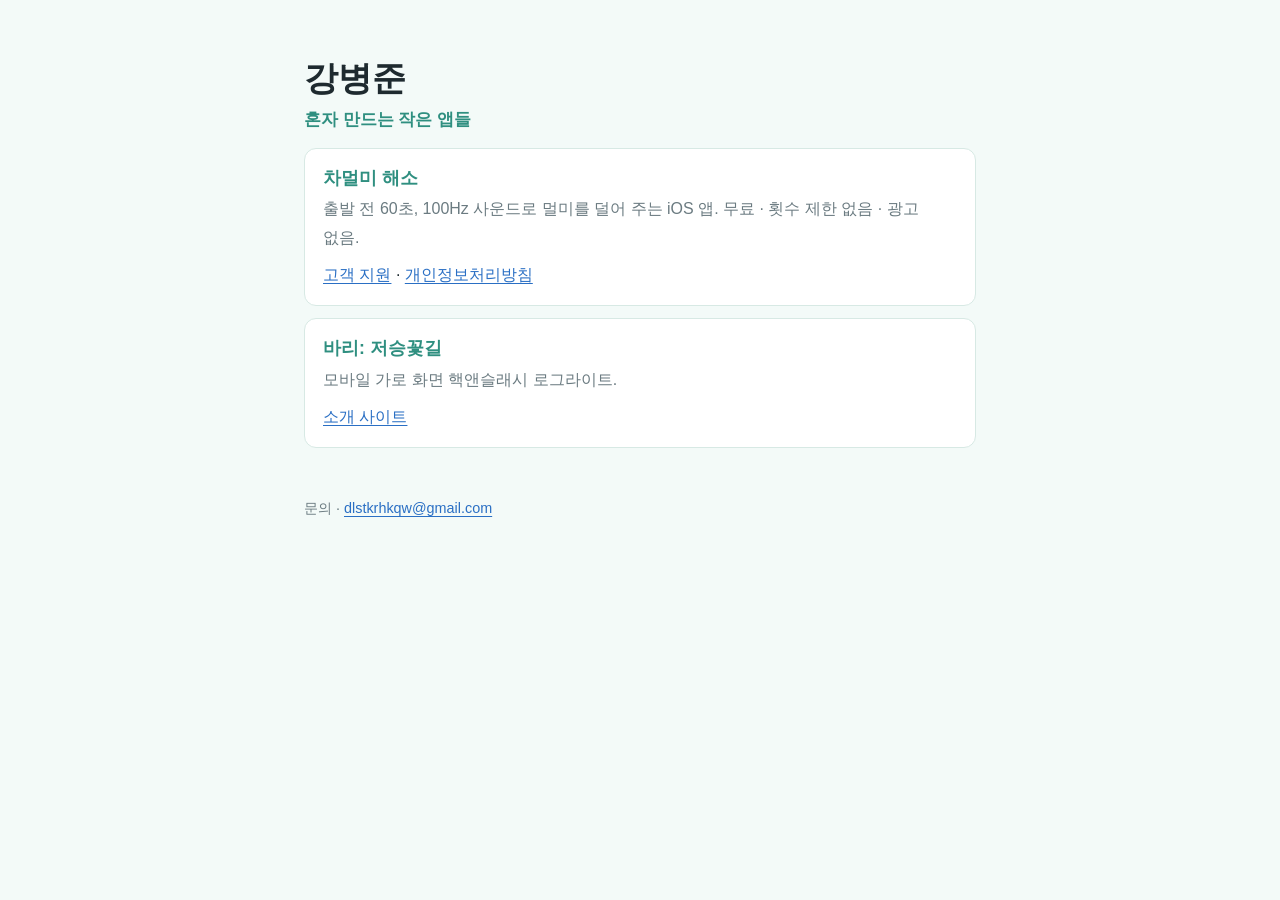
<file: index.html>
<!doctype html>
<html lang="ko">
<head>
<meta charset="utf-8">
<meta name="viewport" content="width=device-width, initial-scale=1">
<title>강병준 · 앱</title>
<link rel="stylesheet" href="/assets/site.css">
</head>
<body>
<main>
  <h1>강병준</h1>
  <p class="sub">혼자 만드는 작은 앱들</p>

  <div class="card">
    <h2>차멀미 해소</h2>
    <p>출발 전 60초, 100Hz 사운드로 멀미를 덜어 주는 iOS 앱. 무료 · 횟수 제한 없음 · 광고 없음.</p>
    <a href="/carsick-relief/support/">고객 지원</a> · <a href="/carsick-relief/privacy/">개인정보처리방침</a>
  </div>

  <div class="card">
    <h2>바리: 저승꽃길</h2>
    <p>모바일 가로 화면 핵앤슬래시 로그라이트.</p>
    <a href="https://bari-jeoseung.vercel.app">소개 사이트</a>
  </div>

  <footer>문의 · <a href="mailto:dlstkrhkqw@gmail.com">dlstkrhkqw@gmail.com</a></footer>
</main>
</body>
</html>
</file>
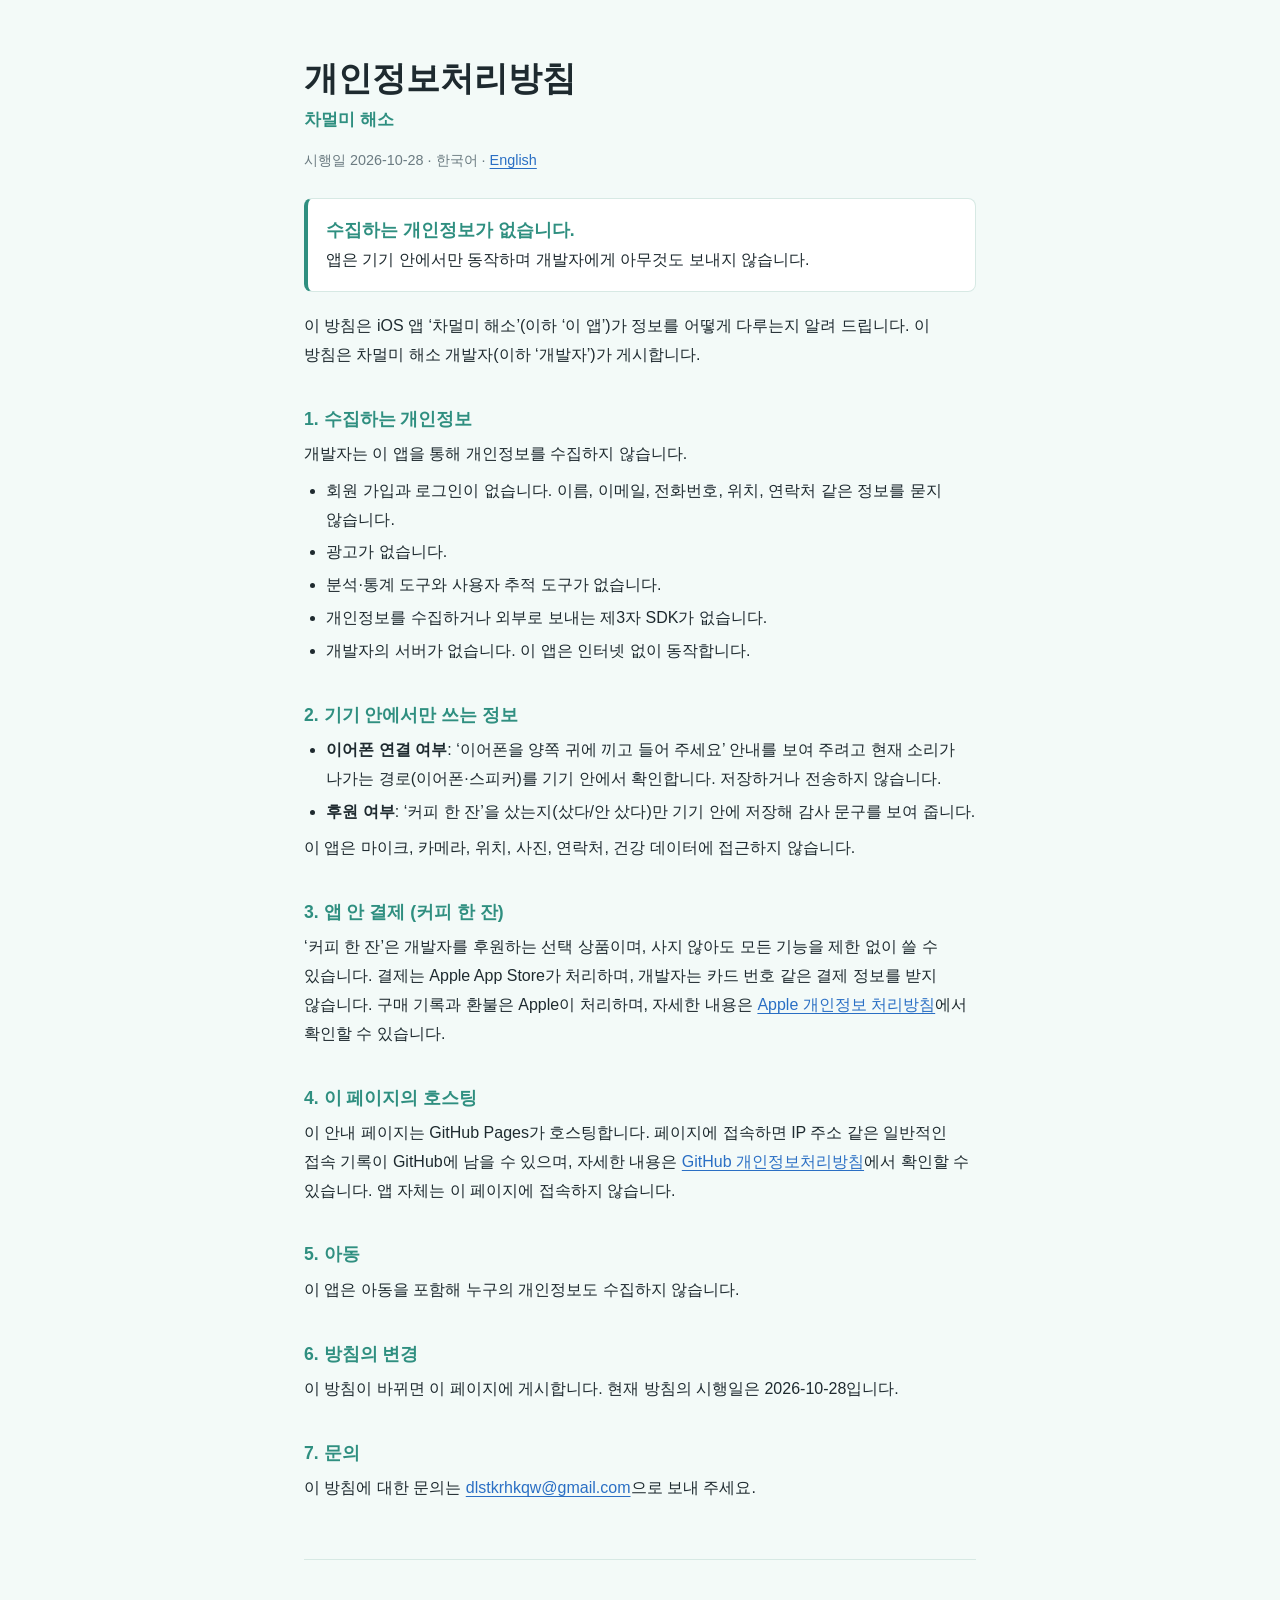
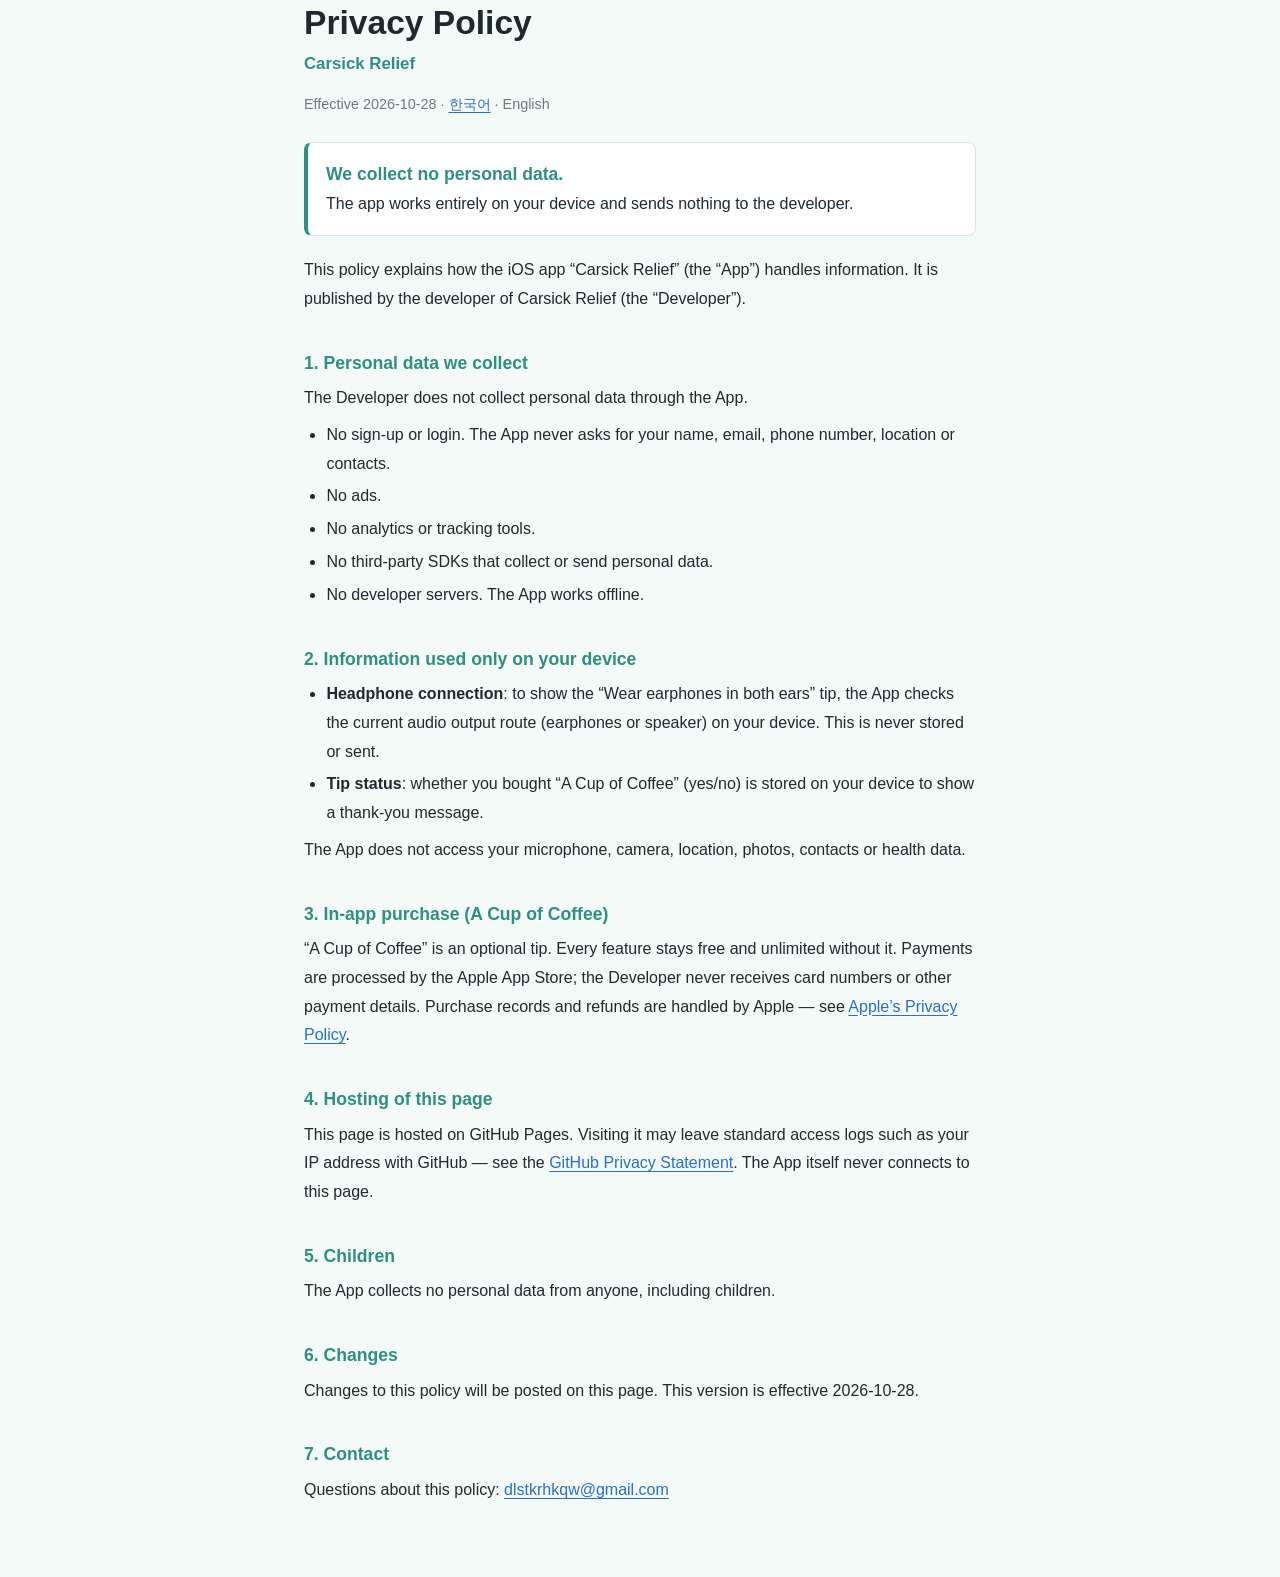
<file: carsick-relief/privacy/index.html>
<!doctype html>
<html lang="ko">
<head>
<meta charset="utf-8">
<meta name="viewport" content="width=device-width, initial-scale=1">
<title>개인정보처리방침 — 차멀미 해소</title>
<link rel="stylesheet" href="/assets/site.css">
</head>
<body>
<main>
  <section id="ko" lang="ko">
    <h1>개인정보처리방침</h1>
    <p class="sub">차멀미 해소</p>
    <p class="meta">시행일 2026-10-28 · 한국어 · <a href="#en">English</a></p>

    <div class="summary">
      <strong>수집하는 개인정보가 없습니다.</strong>
      <span>앱은 기기 안에서만 동작하며 개발자에게 아무것도 보내지 않습니다.</span>
    </div>

    <p>이 방침은 iOS 앱 ‘차멀미 해소’(이하 ‘이 앱’)가 정보를 어떻게 다루는지 알려 드립니다. 이 방침은 차멀미 해소 개발자(이하 ‘개발자’)가 게시합니다.</p>

    <h2>1. 수집하는 개인정보</h2>
    <p>개발자는 이 앱을 통해 개인정보를 수집하지 않습니다.</p>
    <ul>
      <li>회원 가입과 로그인이 없습니다. 이름, 이메일, 전화번호, 위치, 연락처 같은 정보를 묻지 않습니다.</li>
      <li>광고가 없습니다.</li>
      <li>분석·통계 도구와 사용자 추적 도구가 없습니다.</li>
      <li>개인정보를 수집하거나 외부로 보내는 제3자 SDK가 없습니다.</li>
      <li>개발자의 서버가 없습니다. 이 앱은 인터넷 없이 동작합니다.</li>
    </ul>

    <h2>2. 기기 안에서만 쓰는 정보</h2>
    <ul>
      <li><strong>이어폰 연결 여부</strong>: ‘이어폰을 양쪽 귀에 끼고 들어 주세요’ 안내를 보여 주려고 현재 소리가 나가는 경로(이어폰·스피커)를 기기 안에서 확인합니다. 저장하거나 전송하지 않습니다.</li>
      <li><strong>후원 여부</strong>: ‘커피 한 잔’을 샀는지(샀다/안 샀다)만 기기 안에 저장해 감사 문구를 보여 줍니다.</li>
    </ul>
    <p>이 앱은 마이크, 카메라, 위치, 사진, 연락처, 건강 데이터에 접근하지 않습니다.</p>

    <h2>3. 앱 안 결제 (커피 한 잔)</h2>
    <p>‘커피 한 잔’은 개발자를 후원하는 선택 상품이며, 사지 않아도 모든 기능을 제한 없이 쓸 수 있습니다. 결제는 Apple App Store가 처리하며, 개발자는 카드 번호 같은 결제 정보를 받지 않습니다. 구매 기록과 환불은 Apple이 처리하며, 자세한 내용은 <a href="https://www.apple.com/kr/legal/privacy/">Apple 개인정보 처리방침</a>에서 확인할 수 있습니다.</p>

    <h2>4. 이 페이지의 호스팅</h2>
    <p>이 안내 페이지는 GitHub Pages가 호스팅합니다. 페이지에 접속하면 IP 주소 같은 일반적인 접속 기록이 GitHub에 남을 수 있으며, 자세한 내용은 <a href="https://docs.github.com/ko/site-policy/privacy-policies/github-general-privacy-statement">GitHub 개인정보처리방침</a>에서 확인할 수 있습니다. 앱 자체는 이 페이지에 접속하지 않습니다.</p>

    <h2>5. 아동</h2>
    <p>이 앱은 아동을 포함해 누구의 개인정보도 수집하지 않습니다.</p>

    <h2>6. 방침의 변경</h2>
    <p>이 방침이 바뀌면 이 페이지에 게시합니다. 현재 방침의 시행일은 2026-10-28입니다.</p>

    <h2>7. 문의</h2>
    <p>이 방침에 대한 문의는 <a href="mailto:dlstkrhkqw@gmail.com">dlstkrhkqw@gmail.com</a>으로 보내 주세요.</p>
  </section>

  <section id="en" lang="en">
    <h1>Privacy Policy</h1>
    <p class="sub">Carsick Relief</p>
    <p class="meta">Effective 2026-10-28 · <a href="#ko">한국어</a> · English</p>

    <div class="summary">
      <strong>We collect no personal data.</strong>
      <span>The app works entirely on your device and sends nothing to the developer.</span>
    </div>

    <p>This policy explains how the iOS app “Carsick Relief” (the “App”) handles information. It is published by the developer of Carsick Relief (the “Developer”).</p>

    <h2>1. Personal data we collect</h2>
    <p>The Developer does not collect personal data through the App.</p>
    <ul>
      <li>No sign-up or login. The App never asks for your name, email, phone number, location or contacts.</li>
      <li>No ads.</li>
      <li>No analytics or tracking tools.</li>
      <li>No third-party SDKs that collect or send personal data.</li>
      <li>No developer servers. The App works offline.</li>
    </ul>

    <h2>2. Information used only on your device</h2>
    <ul>
      <li><strong>Headphone connection</strong>: to show the “Wear earphones in both ears” tip, the App checks the current audio output route (earphones or speaker) on your device. This is never stored or sent.</li>
      <li><strong>Tip status</strong>: whether you bought “A Cup of Coffee” (yes/no) is stored on your device to show a thank-you message.</li>
    </ul>
    <p>The App does not access your microphone, camera, location, photos, contacts or health data.</p>

    <h2>3. In-app purchase (A Cup of Coffee)</h2>
    <p>“A Cup of Coffee” is an optional tip. Every feature stays free and unlimited without it. Payments are processed by the Apple App Store; the Developer never receives card numbers or other payment details. Purchase records and refunds are handled by Apple — see <a href="https://www.apple.com/legal/privacy/">Apple’s Privacy Policy</a>.</p>

    <h2>4. Hosting of this page</h2>
    <p>This page is hosted on GitHub Pages. Visiting it may leave standard access logs such as your IP address with GitHub — see the <a href="https://docs.github.com/en/site-policy/privacy-policies/github-general-privacy-statement">GitHub Privacy Statement</a>. The App itself never connects to this page.</p>

    <h2>5. Children</h2>
    <p>The App collects no personal data from anyone, including children.</p>

    <h2>6. Changes</h2>
    <p>Changes to this policy will be posted on this page. This version is effective 2026-10-28.</p>

    <h2>7. Contact</h2>
    <p>Questions about this policy: <a href="mailto:dlstkrhkqw@gmail.com">dlstkrhkqw@gmail.com</a></p>
  </section>
</main>
</body>
</html>
</file>
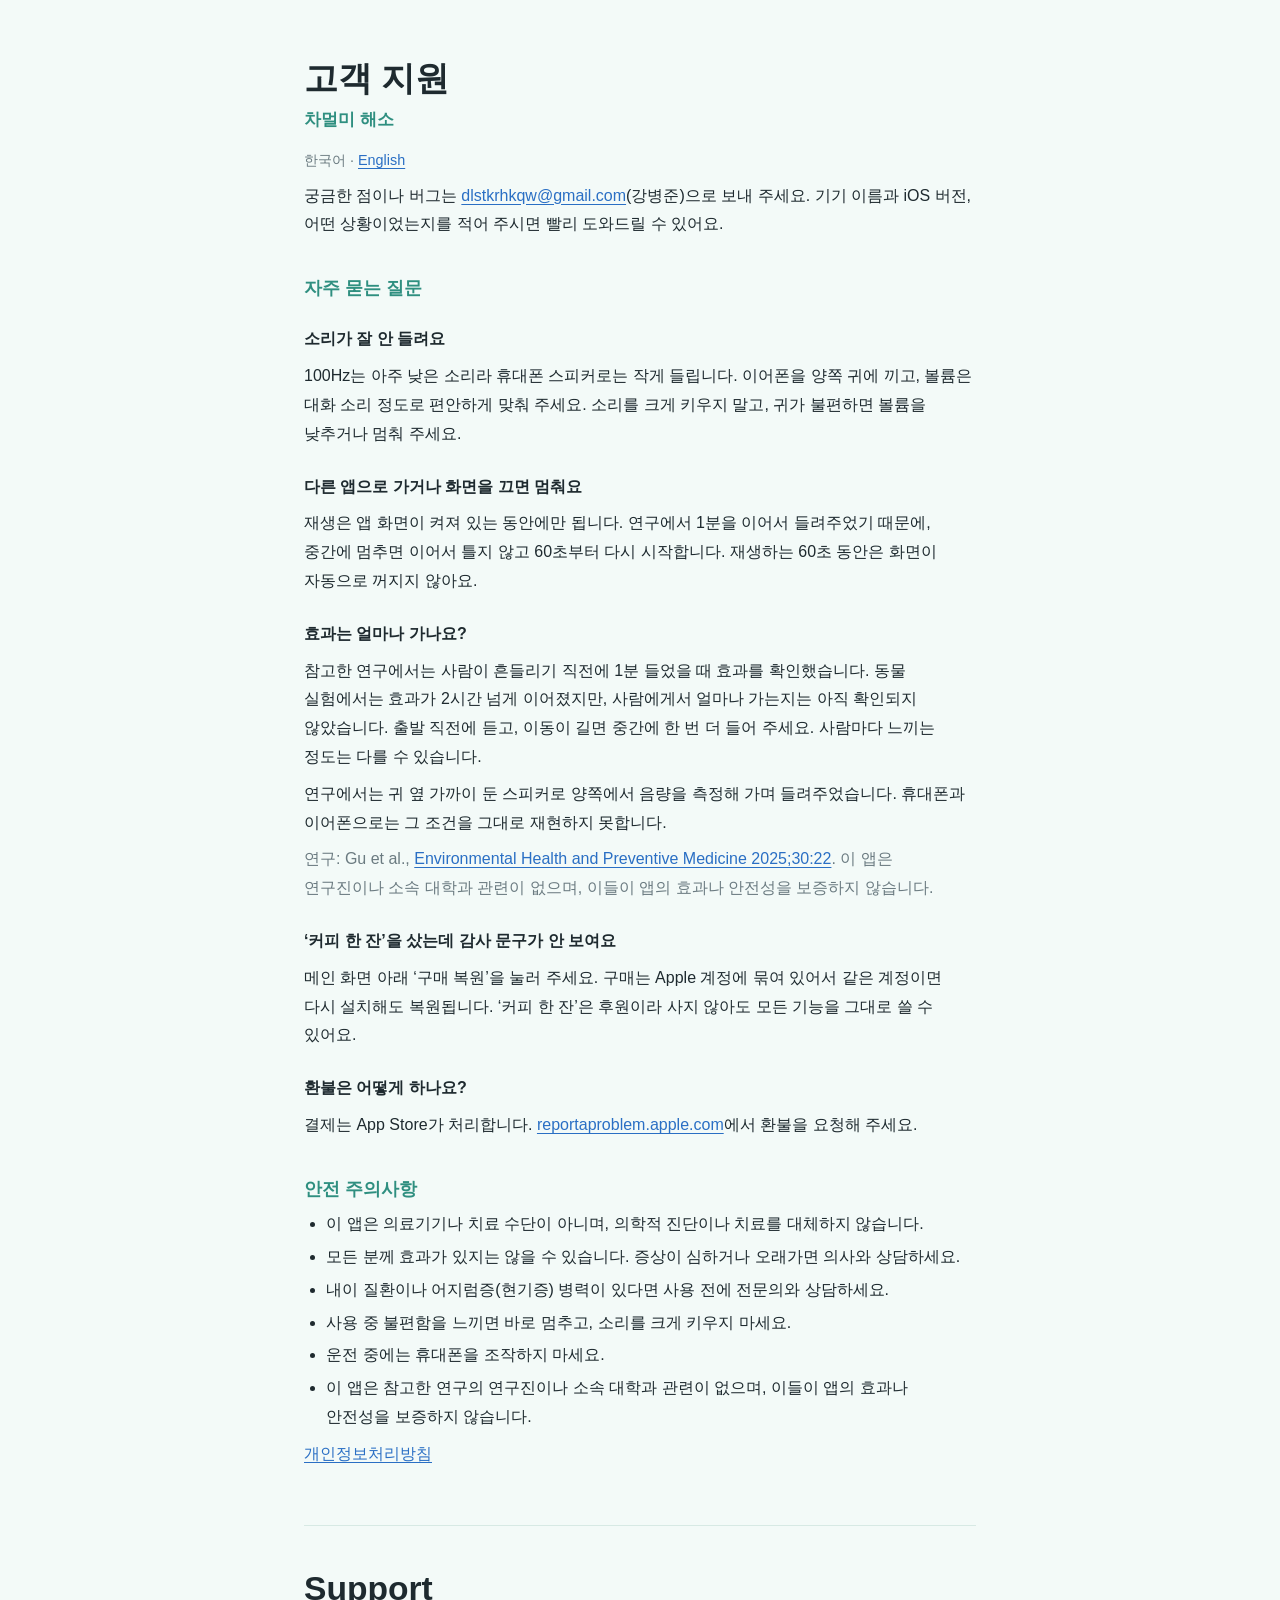
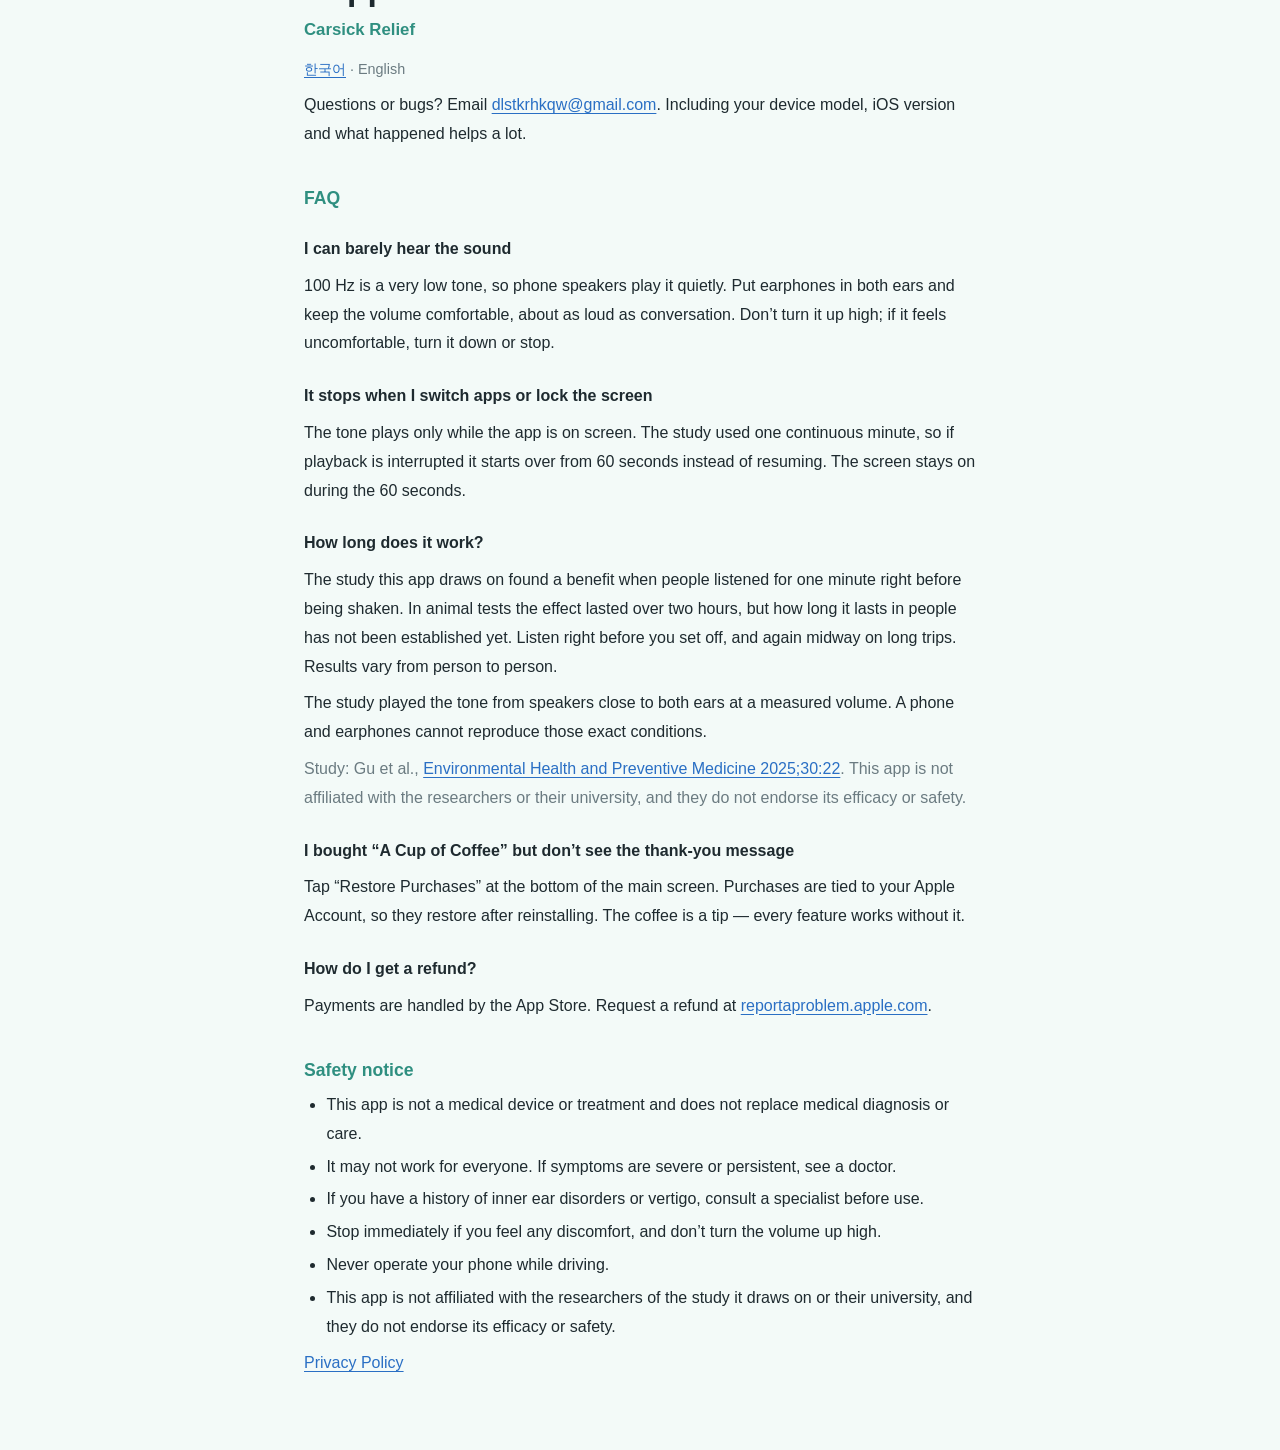
<file: carsick-relief/support/index.html>
<!doctype html>
<html lang="ko">
<head>
<meta charset="utf-8">
<meta name="viewport" content="width=device-width, initial-scale=1">
<title>고객 지원 — 차멀미 해소</title>
<link rel="stylesheet" href="/assets/site.css">
</head>
<body>
<main>
  <section id="ko" lang="ko">
    <h1>고객 지원</h1>
    <p class="sub">차멀미 해소</p>
    <p class="meta">한국어 · <a href="#en">English</a></p>

    <p>궁금한 점이나 버그는 <a href="mailto:dlstkrhkqw@gmail.com">dlstkrhkqw@gmail.com</a>(강병준)으로 보내 주세요. 기기 이름과 iOS 버전, 어떤 상황이었는지를 적어 주시면 빨리 도와드릴 수 있어요.</p>

    <h2>자주 묻는 질문</h2>

    <h3>소리가 잘 안 들려요</h3>
    <p>100Hz는 아주 낮은 소리라 휴대폰 스피커로는 작게 들립니다. 이어폰을 양쪽 귀에 끼고, 볼륨은 대화 소리 정도로 편안하게 맞춰 주세요. 소리를 크게 키우지 말고, 귀가 불편하면 볼륨을 낮추거나 멈춰 주세요.</p>

    <h3>다른 앱으로 가거나 화면을 끄면 멈춰요</h3>
    <p>재생은 앱 화면이 켜져 있는 동안에만 됩니다. 연구에서 1분을 이어서 들려주었기 때문에, 중간에 멈추면 이어서 틀지 않고 60초부터 다시 시작합니다. 재생하는 60초 동안은 화면이 자동으로 꺼지지 않아요.</p>

    <h3>효과는 얼마나 가나요?</h3>
    <p>참고한 연구에서는 사람이 흔들리기 직전에 1분 들었을 때 효과를 확인했습니다. 동물 실험에서는 효과가 2시간 넘게 이어졌지만, 사람에게서 얼마나 가는지는 아직 확인되지 않았습니다. 출발 직전에 듣고, 이동이 길면 중간에 한 번 더 들어 주세요. 사람마다 느끼는 정도는 다를 수 있습니다.</p>
    <p>연구에서는 귀 옆 가까이 둔 스피커로 양쪽에서 음량을 측정해 가며 들려주었습니다. 휴대폰과 이어폰으로는 그 조건을 그대로 재현하지 못합니다.</p>
    <p class="note">연구: Gu et al., <a href="https://doi.org/10.1265/ehpm.24-00247">Environmental Health and Preventive Medicine 2025;30:22</a>. 이 앱은 연구진이나 소속 대학과 관련이 없으며, 이들이 앱의 효과나 안전성을 보증하지 않습니다.</p>

    <h3>‘커피 한 잔’을 샀는데 감사 문구가 안 보여요</h3>
    <p>메인 화면 아래 ‘구매 복원’을 눌러 주세요. 구매는 Apple 계정에 묶여 있어서 같은 계정이면 다시 설치해도 복원됩니다. ‘커피 한 잔’은 후원이라 사지 않아도 모든 기능을 그대로 쓸 수 있어요.</p>

    <h3>환불은 어떻게 하나요?</h3>
    <p>결제는 App Store가 처리합니다. <a href="https://reportaproblem.apple.com">reportaproblem.apple.com</a>에서 환불을 요청해 주세요.</p>

    <h2>안전 주의사항</h2>
    <ul>
      <li>이 앱은 의료기기나 치료 수단이 아니며, 의학적 진단이나 치료를 대체하지 않습니다.</li>
      <li>모든 분께 효과가 있지는 않을 수 있습니다. 증상이 심하거나 오래가면 의사와 상담하세요.</li>
      <li>내이 질환이나 어지럼증(현기증) 병력이 있다면 사용 전에 전문의와 상담하세요.</li>
      <li>사용 중 불편함을 느끼면 바로 멈추고, 소리를 크게 키우지 마세요.</li>
      <li>운전 중에는 휴대폰을 조작하지 마세요.</li>
      <li>이 앱은 참고한 연구의 연구진이나 소속 대학과 관련이 없으며, 이들이 앱의 효과나 안전성을 보증하지 않습니다.</li>
    </ul>
    <p><a href="/carsick-relief/privacy/">개인정보처리방침</a></p>
  </section>

  <section id="en" lang="en">
    <h1>Support</h1>
    <p class="sub">Carsick Relief</p>
    <p class="meta"><a href="#ko">한국어</a> · English</p>

    <p>Questions or bugs? Email <a href="mailto:dlstkrhkqw@gmail.com">dlstkrhkqw@gmail.com</a>. Including your device model, iOS version and what happened helps a lot.</p>

    <h2>FAQ</h2>

    <h3>I can barely hear the sound</h3>
    <p>100 Hz is a very low tone, so phone speakers play it quietly. Put earphones in both ears and keep the volume comfortable, about as loud as conversation. Don’t turn it up high; if it feels uncomfortable, turn it down or stop.</p>

    <h3>It stops when I switch apps or lock the screen</h3>
    <p>The tone plays only while the app is on screen. The study used one continuous minute, so if playback is interrupted it starts over from 60 seconds instead of resuming. The screen stays on during the 60 seconds.</p>

    <h3>How long does it work?</h3>
    <p>The study this app draws on found a benefit when people listened for one minute right before being shaken. In animal tests the effect lasted over two hours, but how long it lasts in people has not been established yet. Listen right before you set off, and again midway on long trips. Results vary from person to person.</p>
    <p>The study played the tone from speakers close to both ears at a measured volume. A phone and earphones cannot reproduce those exact conditions.</p>
    <p class="note">Study: Gu et al., <a href="https://doi.org/10.1265/ehpm.24-00247">Environmental Health and Preventive Medicine 2025;30:22</a>. This app is not affiliated with the researchers or their university, and they do not endorse its efficacy or safety.</p>

    <h3>I bought “A Cup of Coffee” but don’t see the thank-you message</h3>
    <p>Tap “Restore Purchases” at the bottom of the main screen. Purchases are tied to your Apple Account, so they restore after reinstalling. The coffee is a tip — every feature works without it.</p>

    <h3>How do I get a refund?</h3>
    <p>Payments are handled by the App Store. Request a refund at <a href="https://reportaproblem.apple.com">reportaproblem.apple.com</a>.</p>

    <h2>Safety notice</h2>
    <ul>
      <li>This app is not a medical device or treatment and does not replace medical diagnosis or care.</li>
      <li>It may not work for everyone. If symptoms are severe or persistent, see a doctor.</li>
      <li>If you have a history of inner ear disorders or vertigo, consult a specialist before use.</li>
      <li>Stop immediately if you feel any discomfort, and don’t turn the volume up high.</li>
      <li>Never operate your phone while driving.</li>
      <li>This app is not affiliated with the researchers of the study it draws on or their university, and they do not endorse its efficacy or safety.</li>
    </ul>
    <p><a href="/carsick-relief/privacy/#en">Privacy Policy</a></p>
  </section>
</main>
</body>
</html>
</file>
<file: assets/site.css>
:root {
  --bg: #f3faf8;
  --panel: #ffffff;
  --line: #d7e9e4;
  --text: #1e2a2f;
  --muted: #6b7b81;
  --primary: #2f8f80;
  --accent: #4c8be0;
  --link: #2a6fc4;
  color-scheme: light dark;
}
@media (prefers-color-scheme: dark) {
  :root {
    --bg: #0f1719;
    --panel: #172326;
    --line: #26393d;
    --text: #e4eeec;
    --muted: #9aaaae;
    --primary: #5cc5b3;
    --accent: #7eaef0;
    --link: #8cc0ff;
  }
}
* { box-sizing: border-box; }
html { background: var(--bg); -webkit-text-size-adjust: 100%; text-size-adjust: 100%; }
body {
  margin: 0;
  background: var(--bg);
  color: var(--text);
  font: 16px/1.8 -apple-system, BlinkMacSystemFont, "Apple SD Gothic Neo", "Noto Sans KR", "Malgun Gothic", "Segoe UI", Roboto, "Helvetica Neue", Arial, sans-serif;
  word-break: keep-all;
  overflow-wrap: break-word;
}
main { max-width: 44rem; margin: 0 auto; padding: 32px 16px 64px; }
section + section { margin-top: 56px; padding-top: 40px; border-top: 1px solid var(--line); }
:lang(en) { word-break: normal; }
h1 { margin: 0; font-size: 1.75rem; line-height: 1.35; }
.sub { margin: 4px 0 0; color: var(--primary); font-size: 1.05rem; font-weight: 600; }
.meta { margin: 12px 0 0; color: var(--muted); font-size: 0.9rem; }
.summary {
  margin: 24px 0 20px;
  padding: 16px 18px;
  background: var(--panel);
  border: 1px solid var(--line);
  border-left: 4px solid var(--primary);
  border-radius: 8px;
}
.summary strong { display: block; color: var(--primary); font-size: 1.1rem; }
h2 { margin: 36px 0 8px; font-size: 1.1rem; line-height: 1.5; color: var(--primary); }
h3 { margin: 24px 0 4px; font-size: 1rem; }
p { margin: 8px 0; }
ul, ol { margin: 8px 0; padding-left: 1.4em; }
li { margin: 4px 0; }
a { color: var(--link); text-underline-offset: 3px; overflow-wrap: anywhere; }
.note { color: var(--muted); }
.card {
  display: block;
  margin: 12px 0;
  padding: 16px 18px;
  background: var(--panel);
  border: 1px solid var(--line);
  border-radius: 12px;
}
.card h2 { margin: 0 0 4px; }
.card p { margin: 0 0 8px; color: var(--muted); }
footer { margin-top: 48px; color: var(--muted); font-size: 0.9rem; }
@media (min-width: 720px) {
  main { padding-top: 56px; }
  h1 { font-size: 2.1rem; }
}
</file>
